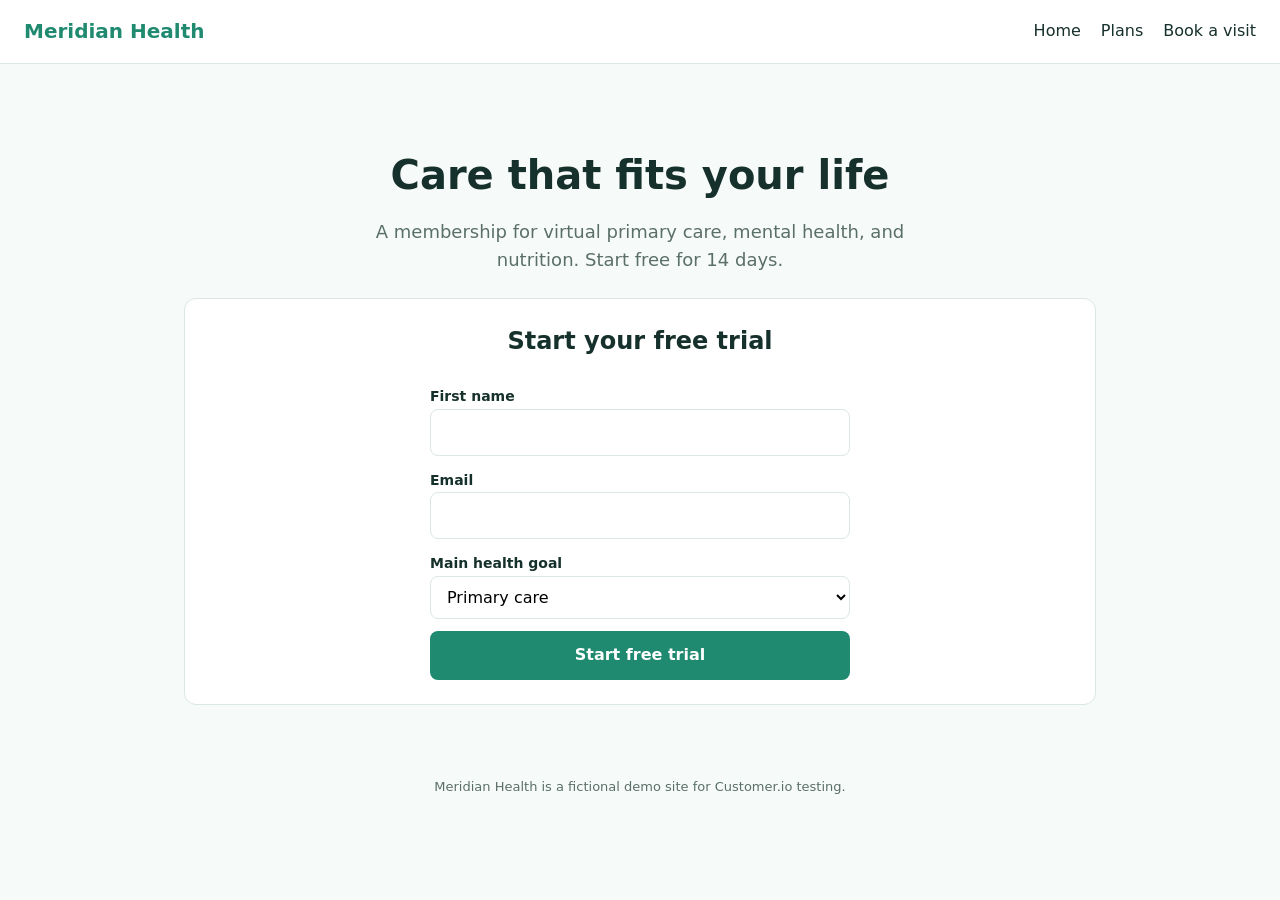
<file: public/index.html>
<!doctype html>
<html lang="en">
<head>
<meta charset="utf-8">
<meta name="viewport" content="width=device-width,initial-scale=1">
<title>Meridian Health | Care that fits your life</title>
<link rel="stylesheet" href="style.css">
<script src="cio.js"></script>
</head>
<body>
<header>
  <a class="logo" href="index.html">Meridian Health</a>
  <nav><a href="index.html">Home</a><a href="plans.html">Plans</a><a href="book.html">Book a visit</a></nav>
</header>
<main>
  <section class="hero">
    <h1>Care that fits your life</h1>
    <p>A membership for virtual primary care, mental health, and nutrition. Start free for 14 days.</p>
  </section>
  <section class="card">
    <h2 style="text-align:center;margin:0">Start your free trial</h2>
    <form id="signup">
      <div><label for="first_name">First name</label><input id="first_name" required></div>
      <div><label for="email">Email</label><input id="email" type="email" required></div>
      <div><label for="goal">Main health goal</label>
        <select id="goal">
          <option>Primary care</option><option>Mental health</option>
          <option>Nutrition</option><option>Sleep</option><option>Weight management</option>
        </select></div>
      <button type="submit">Start free trial</button>
    </form>
    <div class="msg" id="msg">Welcome! Check your inbox. Next, <a href="plans.html">pick a plan</a>.</div>
  </section>
</main>
<footer>Meridian Health is a fictional demo site for Customer.io testing.</footer>
<script>
document.getElementById("signup").addEventListener("submit", function (e) {
  e.preventDefault();
  var email = document.getElementById("email").value.trim().toLowerCase();
  var goal = document.getElementById("goal").value;
  identifyUser({
    email: email,
    first_name: document.getElementById("first_name").value.trim(),
    health_goal: goal,
    plan: "trial",
    trial_started_at: Math.floor(Date.now() / 1000)
  });
  trackEvent("signed_up", { health_goal: goal, source: "website" });
  e.target.style.display = "none";
  document.getElementById("msg").style.display = "block";
});
</script>
</body>
</html>
</file>
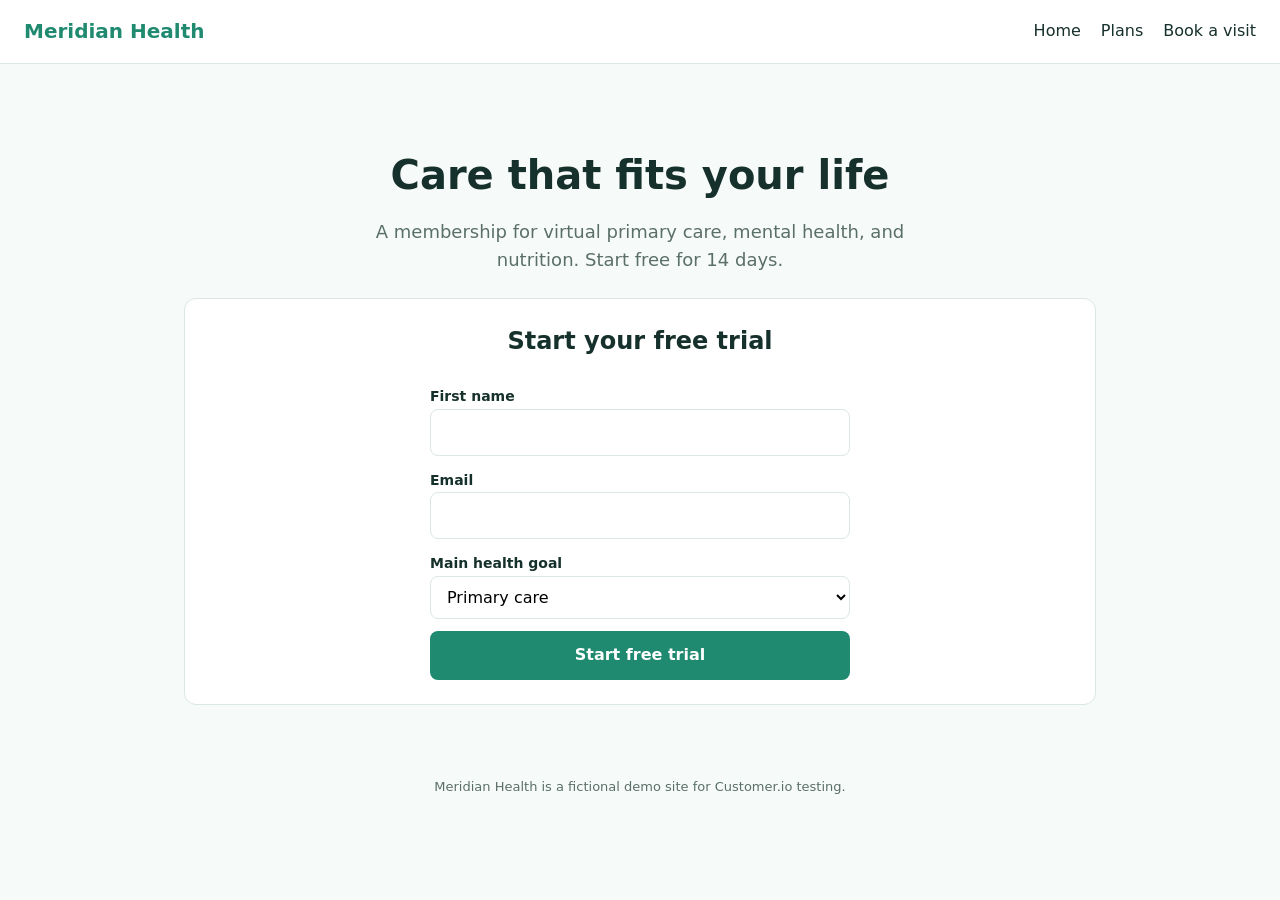
<file: public/book.html>
<!doctype html>
<html lang="en">
<head>
<meta charset="utf-8">
<meta name="viewport" content="width=device-width,initial-scale=1">
<title>Book a visit | Meridian Health</title>
<link rel="stylesheet" href="style.css">
<script src="cio.js"></script>
</head>
<body>
<header>
  <a class="logo" href="index.html">Meridian Health</a>
  <nav><a href="index.html">Home</a><a href="plans.html">Plans</a><a href="book.html">Book a visit</a></nav>
</header>
<main>
  <section class="hero"><h1>Book a virtual visit</h1><p>Most visits happen within 48 hours.</p></section>
  <section class="card">
    <form id="book">
      <div><label for="specialty">Visit type</label>
        <select id="specialty">
          <option>Primary care</option><option>Mental health</option>
          <option>Nutrition</option><option>Sleep</option>
        </select></div>
      <div><label for="date">Preferred date</label><input id="date" type="date" required></div>
      <button type="submit">Book visit</button>
    </form>
    <div class="msg" id="msg">Visit requested. You will get a confirmation shortly.</div>
  </section>
  <p style="text-align:center;margin-top:24px"><button id="cancel" style="background:#8a3b3b">Cancel my membership (demo)</button></p>
</main>
<footer>Meridian Health is a fictional demo site for Customer.io testing.</footer>
<script>
var user = getUser();
if (!user || !user.email) window.location.href = "index.html";

document.getElementById("book").addEventListener("submit", function (e) {
  e.preventDefault();
  var specialty = document.getElementById("specialty").value;
  var date = document.getElementById("date").value;
  trackEvent("appointment_booked", { specialty: specialty, appointment_date: date });
  identifyUser({ email: user.email, last_appointment_type: specialty, has_booked_visit: true });
  e.target.style.display = "none";
  document.getElementById("msg").style.display = "block";
});

document.getElementById("cancel").addEventListener("click", function () {
  trackEvent("membership_cancelled", { plan: user.plan || "unknown" });
  identifyUser({ email: user.email, plan: "cancelled" });
  alert("Cancellation recorded (demo).");
});
</script>
</body>
</html>
</file>
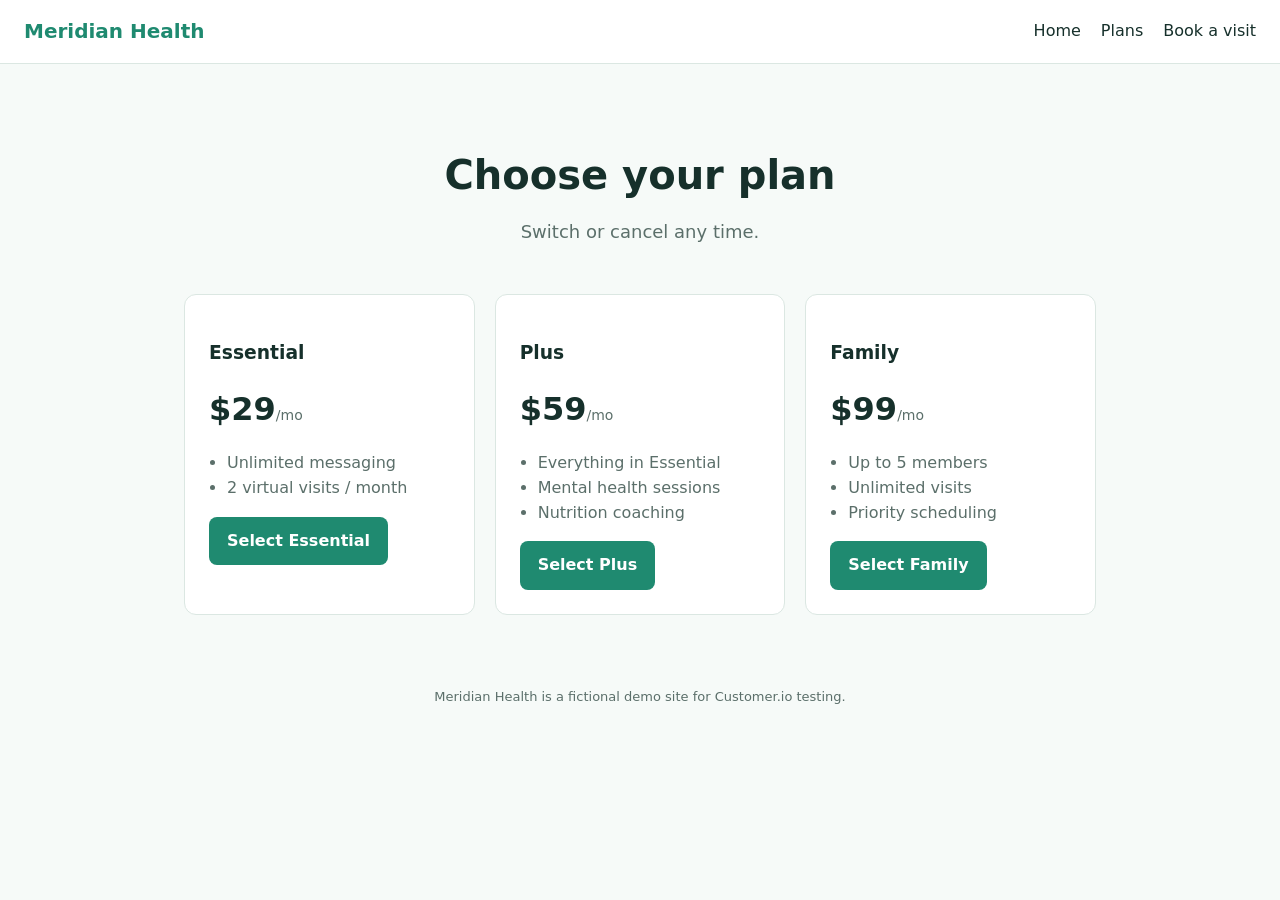
<file: public/plans.html>
<!doctype html>
<html lang="en">
<head>
<meta charset="utf-8">
<meta name="viewport" content="width=device-width,initial-scale=1">
<title>Plans | Meridian Health</title>
<link rel="stylesheet" href="style.css">
<script src="cio.js"></script>
</head>
<body>
<header>
  <a class="logo" href="index.html">Meridian Health</a>
  <nav><a href="index.html">Home</a><a href="plans.html">Plans</a><a href="book.html">Book a visit</a></nav>
</header>
<main>
  <section class="hero"><h1>Choose your plan</h1><p>Switch or cancel any time.</p></section>
  <div class="grid">
    <div class="card"><h3>Essential</h3><div class="price">$29<small>/mo</small></div>
      <ul class="feat"><li>Unlimited messaging</li><li>2 virtual visits / month</li></ul>
      <button data-plan="essential" data-price="29">Select Essential</button></div>
    <div class="card"><h3>Plus</h3><div class="price">$59<small>/mo</small></div>
      <ul class="feat"><li>Everything in Essential</li><li>Mental health sessions</li><li>Nutrition coaching</li></ul>
      <button data-plan="plus" data-price="59">Select Plus</button></div>
    <div class="card"><h3>Family</h3><div class="price">$99<small>/mo</small></div>
      <ul class="feat"><li>Up to 5 members</li><li>Unlimited visits</li><li>Priority scheduling</li></ul>
      <button data-plan="family" data-price="99">Select Family</button></div>
  </div>
  <div class="msg" id="msg"></div>
</main>
<footer>Meridian Health is a fictional demo site for Customer.io testing.</footer>
<script>
document.querySelectorAll("button[data-plan]").forEach(function (btn) {
  btn.addEventListener("click", function () {
    var u = getUser();
    if (!u || !u.email) { window.location.href = "index.html"; return; }
    var plan = btn.dataset.plan, price = Number(btn.dataset.price);
    identifyUser({ email: u.email, plan: plan, plan_price: price });
    trackEvent("plan_selected", { plan: plan, price: price });
    var m = document.getElementById("msg");
    m.textContent = "You selected " + plan + ". Now book your first visit.";
    m.style.display = "block";
  });
});
</script>
</body>
</html>
</file>
<file: public/style.css>
:root{--ink:#16302b;--muted:#5b6f6a;--bg:#f6faf8;--card:#fff;--brand:#1f8a70;--brand-d:#176a56;--line:#dbe7e2}
*{box-sizing:border-box}
body{margin:0;font-family:system-ui,-apple-system,Segoe UI,Roboto,sans-serif;color:var(--ink);background:var(--bg);line-height:1.55}
header{display:flex;justify-content:space-between;align-items:center;padding:16px 24px;background:var(--card);border-bottom:1px solid var(--line)}
header a.logo{font-weight:700;font-size:20px;color:var(--brand);text-decoration:none}
nav a{margin-left:20px;color:var(--ink);text-decoration:none;font-weight:500}
nav a:hover{color:var(--brand)}
main{max-width:960px;margin:0 auto;padding:40px 24px}
.hero{text-align:center;padding:40px 0 24px}
.hero h1{font-size:40px;margin:0 0 12px}
.hero p{color:var(--muted);font-size:18px;max-width:560px;margin:0 auto}
.card{background:var(--card);border:1px solid var(--line);border-radius:12px;padding:24px}
form{display:grid;gap:12px;max-width:420px;margin:24px auto 0}
label{font-weight:600;font-size:14px}
input,select{width:100%;padding:10px 12px;border:1px solid var(--line);border-radius:8px;font:inherit;background:#fff}
button,.btn{background:var(--brand);color:#fff;border:0;border-radius:8px;padding:12px 18px;font:inherit;font-weight:600;cursor:pointer;text-decoration:none;display:inline-block;text-align:center}
button:hover,.btn:hover{background:var(--brand-d)}
.grid{display:grid;grid-template-columns:repeat(auto-fit,minmax(250px,1fr));gap:20px;margin-top:24px}
.price{font-size:32px;font-weight:700}
.price small{font-size:14px;color:var(--muted);font-weight:400}
ul.feat{padding-left:18px;color:var(--muted)}
.msg{margin-top:16px;padding:12px 14px;border-radius:8px;background:#e6f5ef;color:var(--brand-d);display:none;text-align:center}
footer{text-align:center;color:var(--muted);font-size:13px;padding:32px}
</file>
